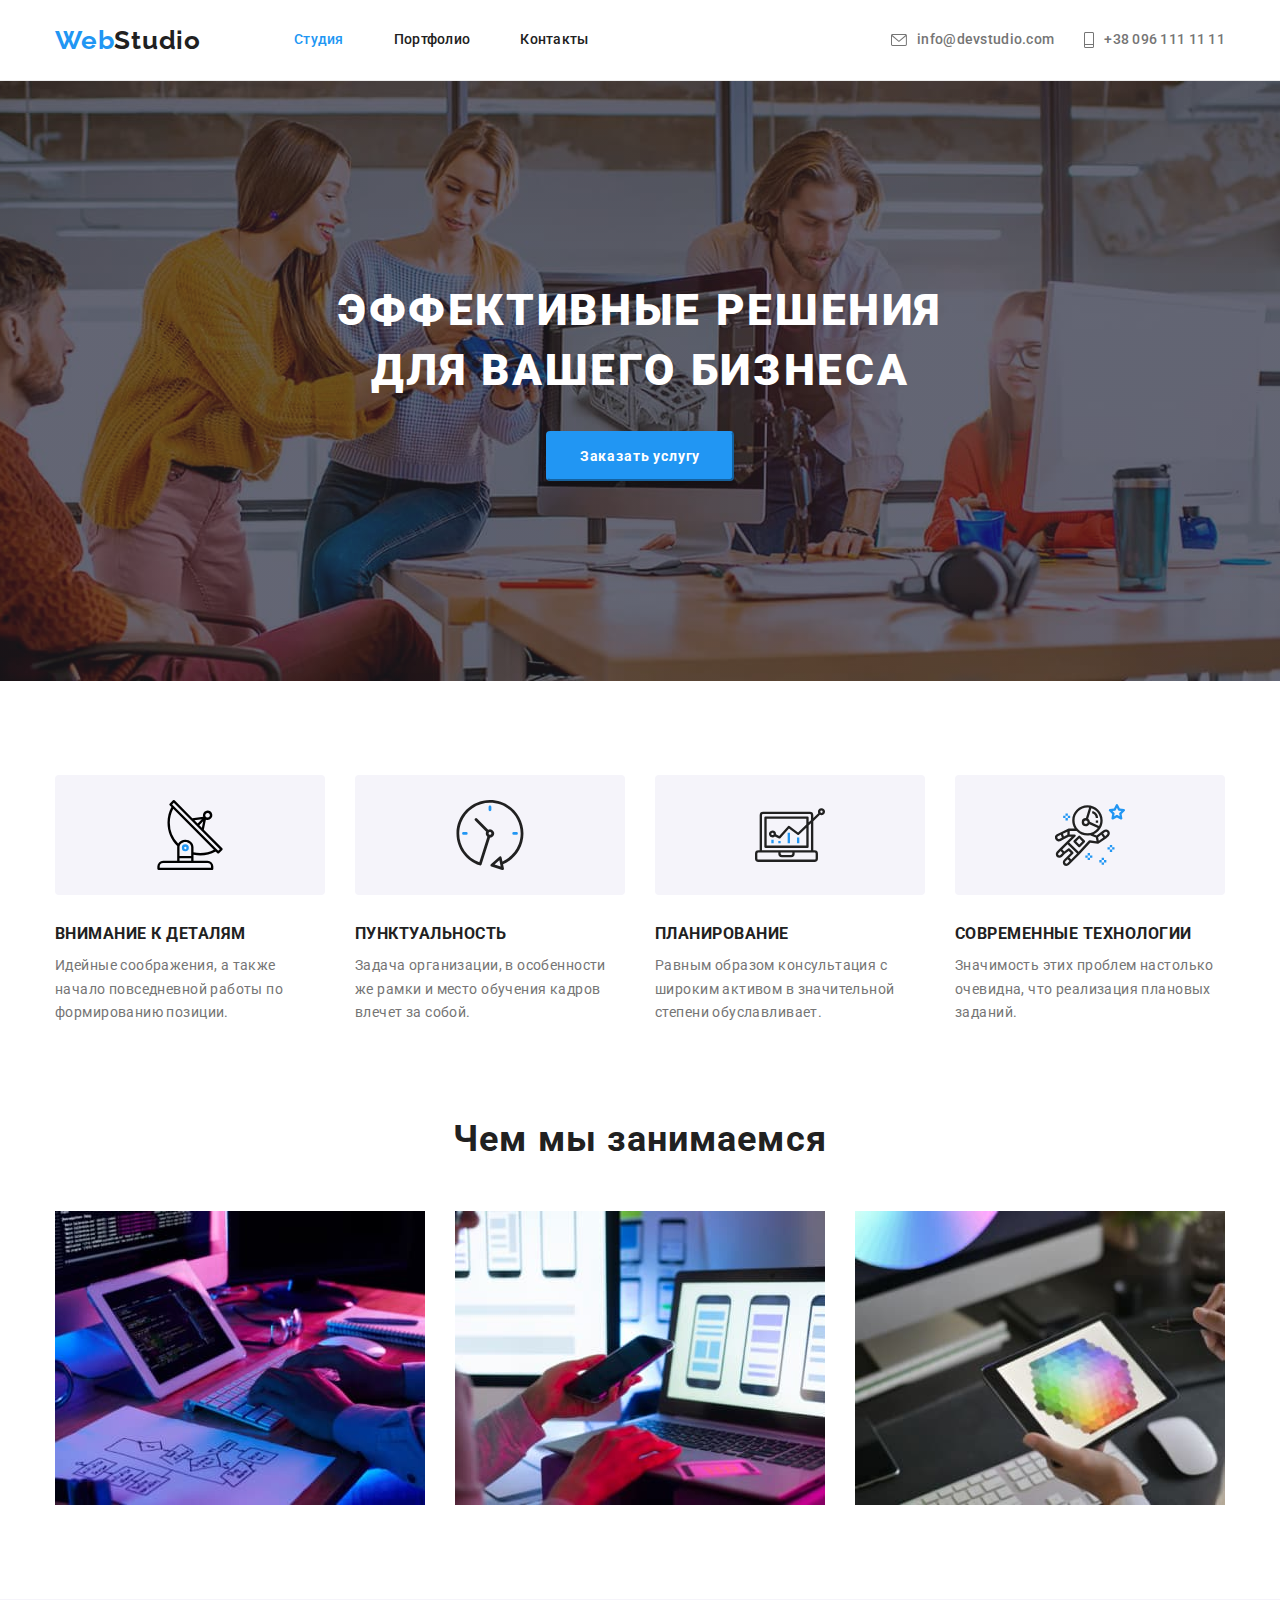
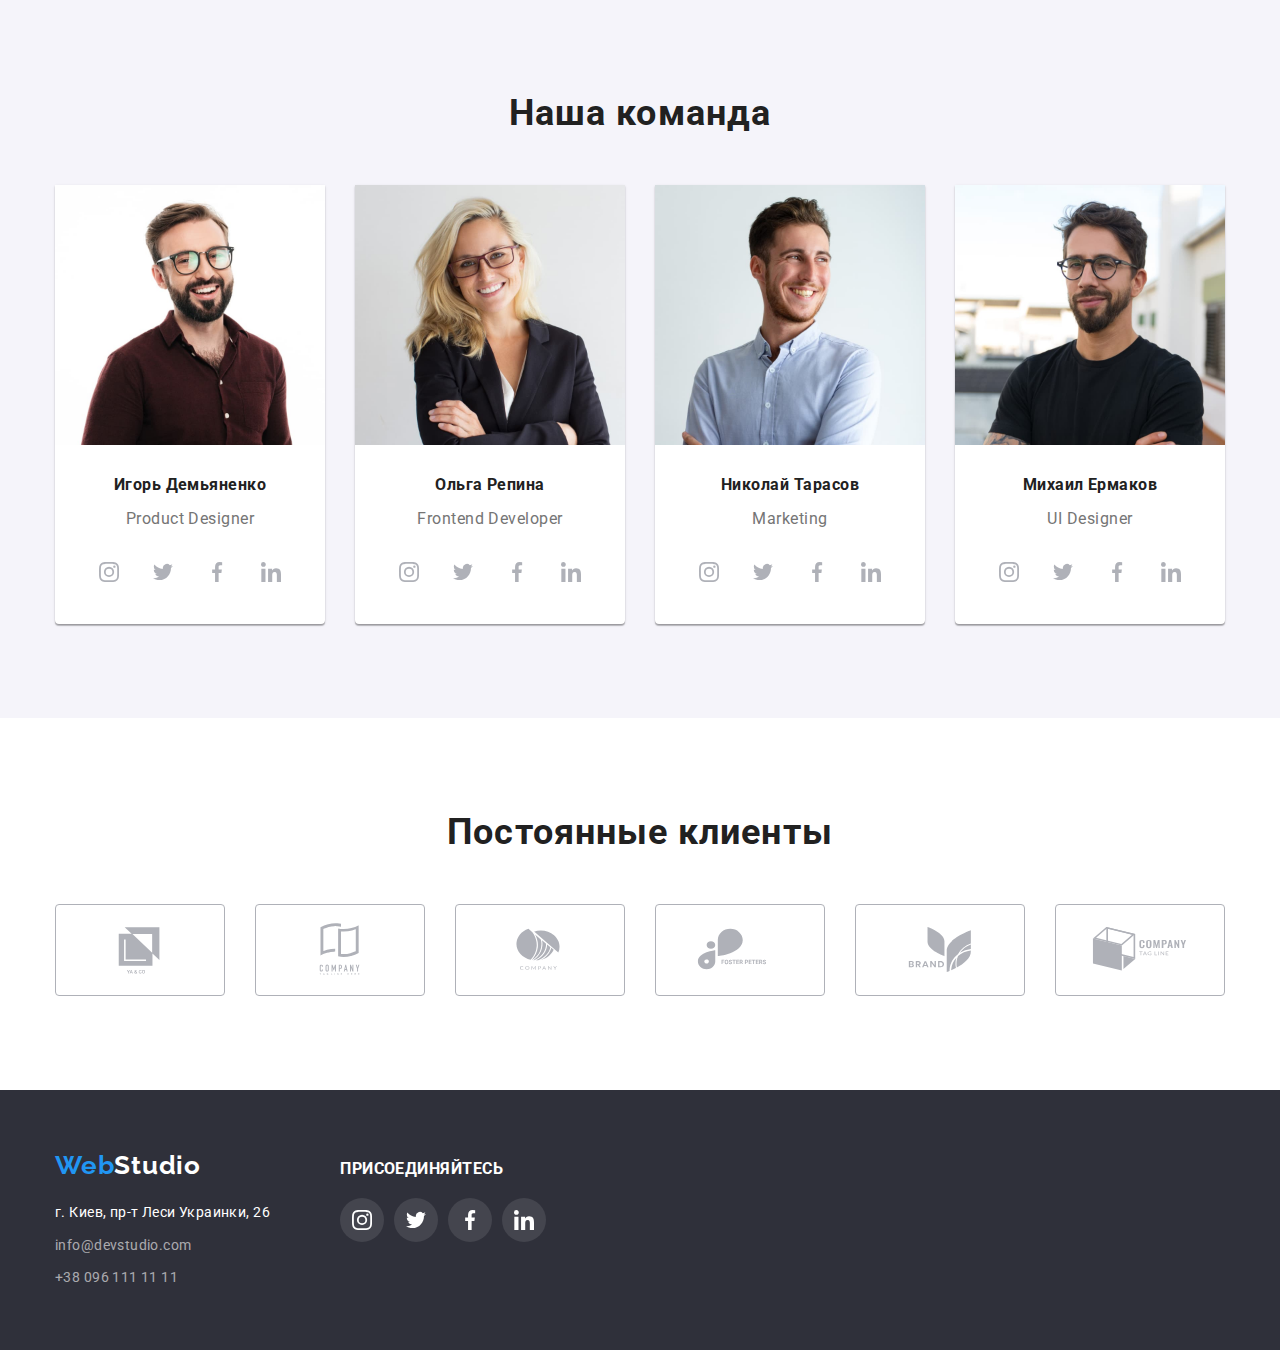
<file: index.html>
<!DOCTYPE html>
<html lang="ru">
  <head>
    <meta charset="UTF-8" />
    <meta http-equiv="X-UA-Compatible" content="IE=edge" />
    <meta name="viewport" content="width=device-width, initial-scale=1.0" />
    <title>Web Studio</title>
    <link rel="preconnect" href="https://fonts.googleapis.com" />
    <link rel="preconnect" href="https://fonts.gstatic.com" crossorigin />
    <link
      href="https://fonts.googleapis.com/css2?family=Raleway:wght@700&family=Roboto:wght@400;500;700;900&display=swap"
      rel="stylesheet"
    />
    <link
      rel="stylesheet"
      href="https://cdnjs.cloudflare.com/ajax/libs/modern-normalize/1.1.0/modern-normalize.css"
      integrity="sha512-Y0MM+V6ymRKN2zStTqzQ227DWhhp4Mzdo6gnlRnuaNCbc+YN/ZH0sBCLTM4M0oSy9c9VKiCvd4Jk44aCLrNS5Q=="
      crossorigin="anonymous"
      referrerpolicy="no-referrer"
    />
    <link rel="stylesheet" href="./css/styles.css" />
  </head>
  <body>
    <header class="header">
      <div class="container flex-container">
        <a href="/" class="logo second_half"
          ><span class="logo first_half">Web</span>Studio</a
        >
        <nav>
          <ul class="nav">
            <li class="nav-element">
              <a class="page_nav activev" href="./index.html">Студия</a>
            </li>
            <li class="nav-element">
              <a class="page_nav" href="./portfolio.html">Портфолио</a>
            </li>
            <li class="nav-element">
              <a class="page_nav" href="/">Контакты</a>
            </li>
          </ul>
        </nav>
        <ul class="adresses">
          <li class="adress-element">
            <a class="adress_link" href="mailto:info@devstudio.com">
              <svg class="adress-icon" width="16" height="12">
                <use href="./images/icons.svg#icon-envelope-icon"></use>
              </svg>
              info@devstudio.com</a
            >
            <!--змінити не можу, Prettier виправляє-->
          </li>
          <li class="adress-element">
            <a class="adress_link" href="tel:+380961111111"
              ><svg class="adress-icon" width="10" height="16">
                <use href="./images/icons.svg#icon-phone-icon"></use>
              </svg>
              +38 096 111 11 11</a
            >
          </li>
        </ul>
      </div>
    </header>
    <main>
      <section class="hero">
        <div class="container">
          <h1 class="page_header">
            Эффективные решения<br />для вашего бизнеса
          </h1>
          <button class="btn" type="button">Заказать услугу</button>
        </div>
      </section>
      <section class="section">
        <div class="container">
          <h2 class="section_header visually-hidden">Наши преимущества</h2>
          <ul class="advantages">
            <li class="pros-item">
              <div class="pros-icons">
                <svg class="pros-icon">
                  <use href="./images/icons.svg#icon-antenna-icon"></use>
                </svg>
              </div>
              <h3 class="intro-paragraf">Внимание к деталям</h3>
              <p class="intro-text">
                Идейные соображения, а также начало повседневной работы по
                формированию позиции.
              </p>
            </li>
            <li class="pros-item">
              <div class="pros-icons">
                <svg class="pros-icon">
                  <use href="./images/icons.svg#icon-clock-icon"></use>
                </svg>
              </div>
              <h3 class="intro-paragraf">Пунктуальность</h3>
              <p class="intro-text">
                Задача организации, в особенности же рамки и место обучения
                кадров влечет за собой.
              </p>
            </li>
            <li class="pros-item">
              <div class="pros-icons">
                <svg class="pros-icon">
                  <use href="./images/icons.svg#icon-diagram-icon"></use>
                </svg>
              </div>
              <h3 class="intro-paragraf">Планирование</h3>
              <p class="intro-text">
                Равным образом консультация с широким активом в значительной
                степени обуславливает.
              </p>
            </li>
            <li class="pros-item">
              <div class="pros-icons">
                <svg class="pros-icon">
                  <use href="./images/icons.svg#icon-astronaut-icon"></use>
                </svg>
              </div>
              <h3 class="intro-paragraf">Современные технологии</h3>
              <p class="intro-text">
                Значимость этих проблем настолько очевидна, что реализация
                плановых заданий.
              </p>
            </li>
          </ul>
        </div>
      </section>
      <section class="section picures-section">
        <div class="container">
          <h2 class="section_header pictures-header">Чем мы занимаемся</h2>
          <ul class="pictures-list">
            <li class="picture-item">
              <img
                class="picture"
                src="images/tech_1.jpg"
                alt="кодинг"
                width="370"
              />
            </li>
            <li class="picture-item">
              <img
                class="picture"
                src="images/tech_2.jpg"
                alt="розкладка контента"
                width="370"
              />
            </li>
            <li class="picture-item">
              <img
                class="picture"
                src="images/tech_3.jpg"
                alt="выбор цвета"
                width="370"
              />
            </li>
          </ul>
        </div>
      </section>
      <section class="section light-bg-section">
        <div class="container">
          <h2 class="section_header light-bg-header">Наша команда</h2>
          <ul class="crew_list">
            <li class="crew_el">
              <img
                class="image"
                src="images/crew_1.jpg"
                alt="Дизайнер продукта"
                width="270"
              />
              <div class="crew-text">
                <h3 class="crew_head">Игорь Демьяненко</h3>
                <p class="text" lang="en">Product Designer</p>
                <ul class="follow-crew-links">
                  <li class="follow-crew-el">
                    <a class="follow-crew-link" href="/">
                      <svg class="instagram-icon">
                        <use
                          href="./images/icons.svg#icon-instagram-icon"
                        ></use>
                      </svg>
                    </a>
                  </li>
                  <li class="follow-crew-el">
                    <a class="follow-crew-link" href="/">
                      <svg class="twitter-icon">
                        <use href="./images/icons.svg#icon-twitter-icon"></use>
                      </svg>
                    </a>
                  </li>
                  <li class="follow-crew-el">
                    <a class="follow-crew-link" href="/">
                      <svg class="facebook-icon">
                        <use href="./images/icons.svg#icon-facebook-icon"></use>
                      </svg>
                    </a>
                  </li>
                  <li class="follow-crew-el">
                    <a class="follow-crew-link" href="/">
                      <svg class="linkedin-icon">
                        <use href="./images/icons.svg#icon-linkedin-icon"></use>
                      </svg>
                    </a>
                  </li>
                </ul>
              </div>
            </li>
            <li class="crew_el">
              <img
                class="image"
                src="images/crew_2.jpg"
                alt="Розработчик фронт-енд"
                width="270"
              />
              <div class="crew-text">
                <h3 class="crew_head">Ольга Репина</h3>
                <p class="text" lang="en">Frontend Developer</p>
                <ul class="follow-crew-links">
                  <li class="follow-crew-el">
                    <a class="follow-crew-link" href="/">
                      <svg class="instagram-icon">
                        <use
                          href="./images/icons.svg#icon-instagram-icon"
                        ></use>
                      </svg>
                    </a>
                  </li>
                  <li class="follow-crew-el">
                    <a class="follow-crew-link" href="/">
                      <svg class="twitter-icon">
                        <use href="./images/icons.svg#icon-twitter-icon"></use>
                      </svg>
                    </a>
                  </li>
                  <li class="follow-crew-el">
                    <a class="follow-crew-link" href="/">
                      <svg class="facebook-icon">
                        <use href="./images/icons.svg#icon-facebook-icon"></use>
                      </svg>
                    </a>
                  </li>
                  <li class="follow-crew-el">
                    <a class="follow-crew-link" href="/">
                      <svg class="linkedin-icon">
                        <use href="./images/icons.svg#icon-linkedin-icon"></use>
                      </svg>
                    </a>
                  </li>
                </ul>
              </div>
            </li>
            <li class="crew_el">
              <img
                class="image"
                src="images/crew_3.jpg"
                alt="Глава маркетинга"
                width="270"
              />
              <div class="crew-text">
                <h3 class="crew_head">Николай Тарасов</h3>
                <p class="text" lang="en">Marketing</p>
                <ul class="follow-crew-links">
                  <li class="follow-crew-el">
                    <a class="follow-crew-link" href="/">
                      <svg class="instagram-icon">
                        <use
                          href="./images/icons.svg#icon-instagram-icon"
                        ></use>
                      </svg>
                    </a>
                  </li>
                  <li class="follow-crew-el">
                    <a class="follow-crew-link" href="/">
                      <svg class="twitter-icon">
                        <use href="./images/icons.svg#icon-twitter-icon"></use>
                      </svg>
                    </a>
                  </li>
                  <li class="follow-crew-el">
                    <a class="follow-crew-link" href="/">
                      <svg class="facebook-icon">
                        <use href="./images/icons.svg#icon-facebook-icon"></use>
                      </svg>
                    </a>
                  </li>
                  <li class="follow-crew-el">
                    <a class="follow-crew-link" href="/">
                      <svg class="linkedin-icon">
                        <use href="./images/icons.svg#icon-linkedin-icon"></use>
                      </svg>
                    </a>
                  </li>
                </ul>
              </div>
            </li>
            <li class="crew_el">
              <img
                class="image"
                src="images/crew_4.jpg"
                alt="Дизайнер"
                width="270"
              />
              <div class="crew-text">
                <h3 class="crew_head">Михаил Ермаков</h3>
                <p class="text" lang="en">UI Designer</p>
                <ul class="follow-crew-links">
                  <li class="follow-crew-el">
                    <a class="follow-crew-link" href="/">
                      <svg class="instagram-icon">
                        <use
                          href="./images/icons.svg#icon-instagram-icon"
                        ></use>
                      </svg>
                    </a>
                  </li>
                  <li class="follow-crew-el">
                    <a class="follow-crew-link" href="/">
                      <svg class="twitter-icon">
                        <use href="./images/icons.svg#icon-twitter-icon"></use>
                      </svg>
                    </a>
                  </li>
                  <li class="follow-crew-el">
                    <a class="follow-crew-link" href="/">
                      <svg class="facebook-icon">
                        <use href="./images/icons.svg#icon-facebook-icon"></use>
                      </svg>
                    </a>
                  </li>
                  <li class="follow-crew-el">
                    <a class="follow-crew-link" href="/">
                      <svg class="linkedin-icon">
                        <use href="./images/icons.svg#icon-linkedin-icon"></use>
                      </svg>
                    </a>
                  </li>
                </ul>
              </div>
            </li>
          </ul>
        </div>
      </section>
      <section class="section">
        <div class="container">
          <h2 class="section_header clients-header">Постоянные клиенты</h2>
          <ul class="clients-list">
            <li class="clients-list-el">
              <a class="client-link" href="/">
                <svg class="logo-icon">
                  <use href="./images/icons.svg#icon-logo1-icon"></use>
                </svg>
              </a>
            </li>
            <li class="clients-list-el">
              <a class="client-link" href="/">
                <svg class="logo-icon">
                  <use href="./images/icons.svg#icon-logo2-icon"></use>
                </svg>
              </a>
            </li>
            <li class="clients-list-el">
              <a class="client-link" href="/">
                <svg class="logo-icon">
                  <use href="./images/icons.svg#icon-logo3-icon"></use>
                </svg>
              </a>
            </li>
            <li class="clients-list-el">
              <a class="client-link" href="/">
                <svg class="logo-icon">
                  <use href="./images/icons.svg#icon-logo4-icon"></use>
                </svg>
              </a>
            </li>
            <li class="clients-list-el">
              <a class="client-link" href="/">
                <svg class="logo-icon">
                  <use href="./images/icons.svg#icon-logo5-icon"></use>
                </svg>
              </a>
            </li>
            <li class="clients-list-el">
              <a class="client-link" href="/">
                <svg class="logo-icon">
                  <use href="./images/icons.svg#icon-logo6-icon"></use>
                </svg>
              </a>
            </li>
          </ul>
        </div>
      </section>
    </main>
    <footer class="footer">
      <div class="container footer-container">
        <div class="adresses-section">
          <a href="/" class="logo second_half_footer"
            ><span class="logo first_half">Web</span>Studio</a
          >
          <address>
            <ul class="footer-list">
              <li class="footer-el">
                <a
                  class="adress_link adress_location"
                  href="https://goo.gl/maps/9vUaXhKTsJwgG6u79"
                  target="_blank"
                  >г. Киев, пр-т Леси Украинки, 26</a
                >
              </li>
              <li class="footer-el">
                <a class="adress_link_footer" href="mailto:info@devstudio.com"
                  >info@devstudio.com</a
                >
              </li>
              <li class="footer-el">
                <a class="adress_link_footer" href="tel:+380961111111"
                  >+38 096 111 11 11</a
                >
              </li>
            </ul>
          </address>
        </div>
        <div class="follow-us">
          <h3 class="intro-paragraf follow-us-paragraf">присоединяйтесь</h3>
          <ul class="follow-us-links">
            <li class="follow-us-el">
              <a class="follow-us-link" href="/">
                <svg class="instagram-icon">
                  <use href="./images/icons.svg#icon-instagram-icon"></use>
                </svg>
              </a>
            </li>
            <li class="follow-us-el">
              <a class="follow-us-link" href="/">
                <svg class="twitter-icon">
                  <use href="./images/icons.svg#icon-twitter-icon"></use>
                </svg>
              </a>
            </li>
            <li class="follow-us-el">
              <a class="follow-us-link" href="/">
                <svg class="facebook-icon">
                  <use href="./images/icons.svg#icon-facebook-icon"></use>
                </svg>
              </a>
            </li>
            <li class="follow-us-el">
              <a class="follow-us-link" href="/">
                <svg class="linkedin-icon">
                  <use href="./images/icons.svg#icon-linkedin-icon"></use>
                </svg>
              </a>
            </li>
          </ul>
        </div>
      </div>
    </footer>
  </body>
</html>
</file>
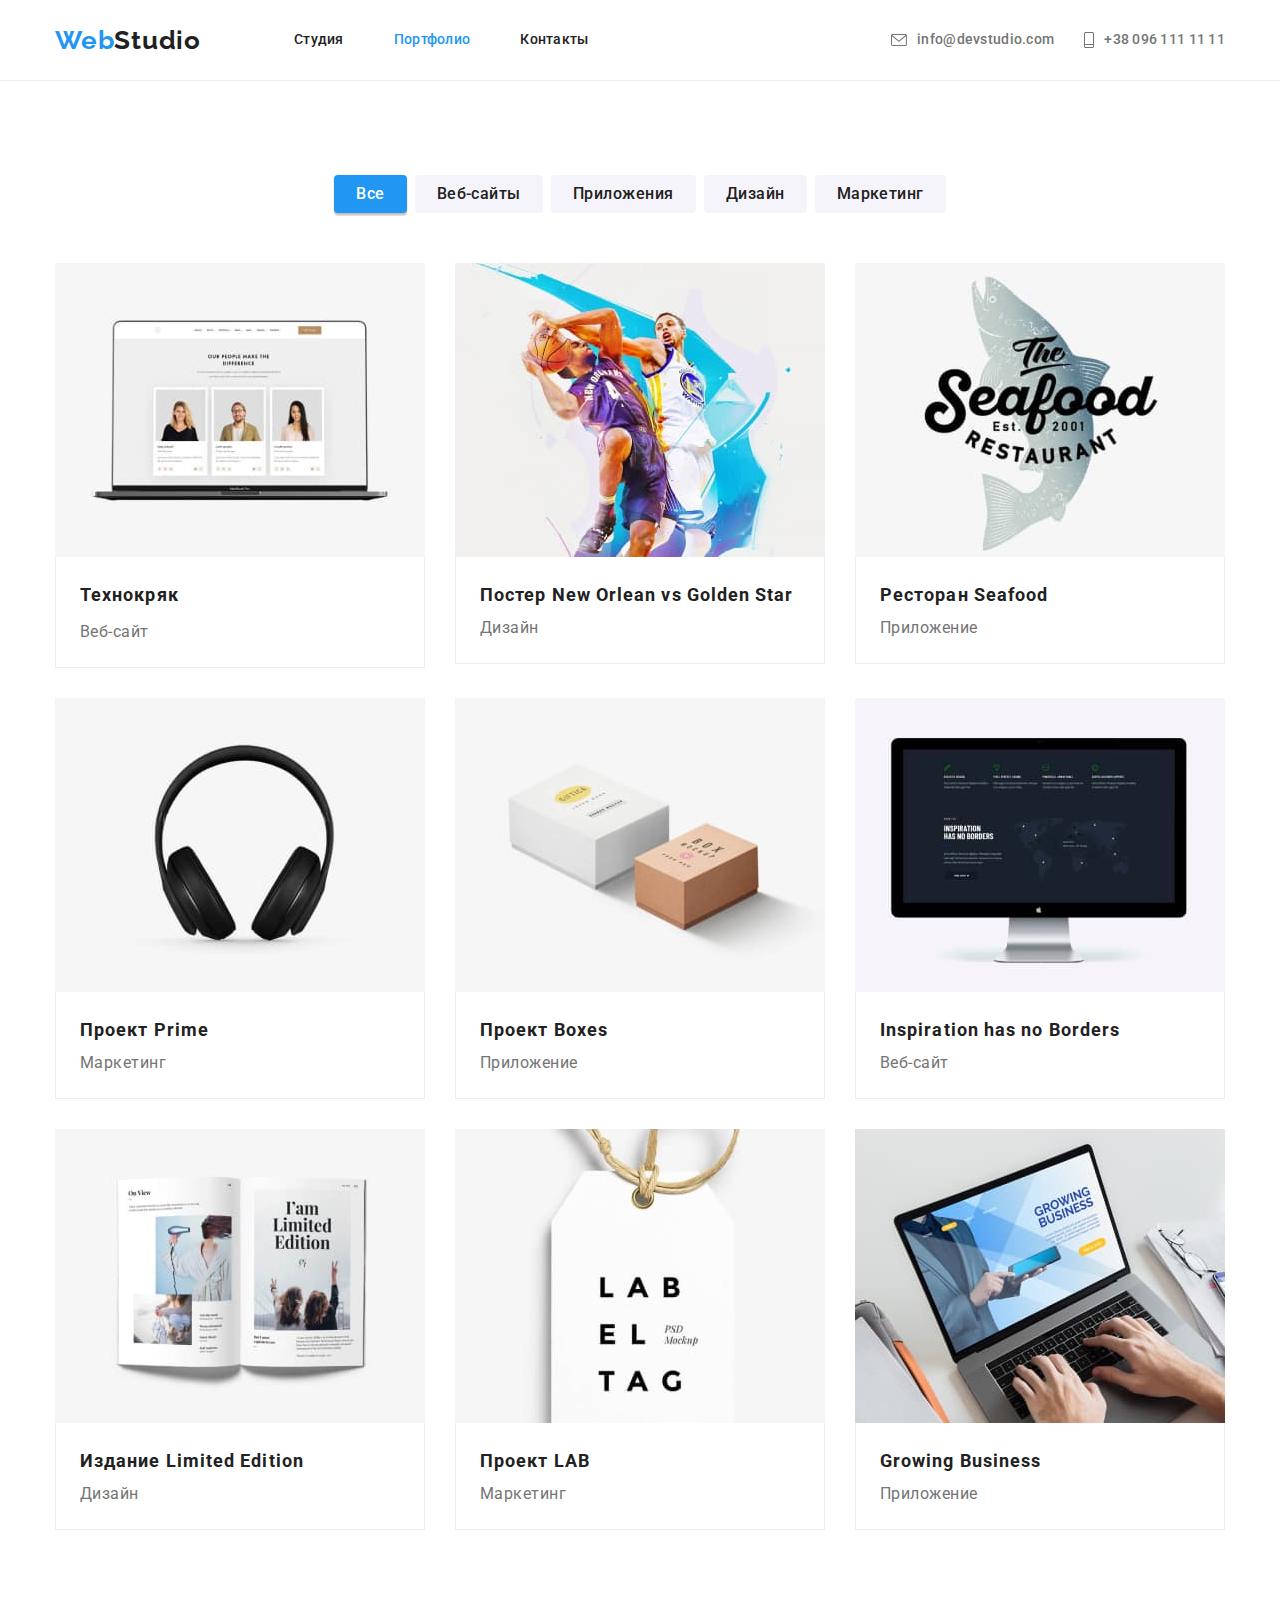
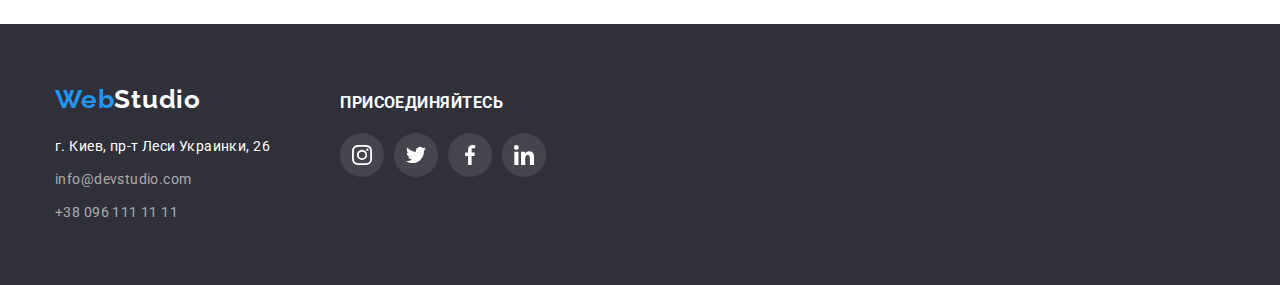
<file: portfolio.html>
<!DOCTYPE html>
<html lang="ru">
  <head>
    <meta charset="UTF-8" />
    <meta http-equiv="X-UA-Compatible" content="IE=edge" />
    <meta name="viewport" content="width=device-width, initial-scale=1.0" />
    <title>Web Studio</title>
    <link rel="preconnect" href="https://fonts.googleapis.com" />
    <link rel="preconnect" href="https://fonts.gstatic.com" crossorigin />
    <link
      href="https://fonts.googleapis.com/css2?family=Raleway:wght@700&family=Roboto:wght@400;500;700;900&display=swap"
      rel="stylesheet"
    />
    <link
      rel="stylesheet"
      href="https://cdnjs.cloudflare.com/ajax/libs/modern-normalize/1.1.0/modern-normalize.css"
      integrity="sha512-Y0MM+V6ymRKN2zStTqzQ227DWhhp4Mzdo6gnlRnuaNCbc+YN/ZH0sBCLTM4M0oSy9c9VKiCvd4Jk44aCLrNS5Q=="
      crossorigin="anonymous"
      referrerpolicy="no-referrer"
    />
    <link rel="stylesheet" href="./css/styles.css" />
  </head>
  <body>
    <header class="header">
      <div class="container flex-container">
        <a href="/" class="logo second_half"
          ><span class="logo first_half">Web</span>Studio</a
        >
        <nav>
          <ul class="nav">
            <li class="nav-element">
              <a class="page_nav" href="./index.html">Студия</a>
            </li>
            <li class="nav-element">
              <a class="page_nav activev" href="./portfolio.html">Портфолио</a>
            </li>
            <li class="nav-element">
              <a class="page_nav" href="/">Контакты</a>
            </li>
          </ul>
        </nav>
        <ul class="adresses">
          <li class="adress-element">
            <a class="adress_link" href="mailto:info@devstudio.com">
              <svg class="adress-icon" width="16" height="12">
                <use href="./images/icons.svg#icon-envelope-icon"></use>
              </svg>
              info@devstudio.com</a
            >
            <!--змінити не можу, Prettier виправляє-->
          </li>
          <li class="adress-element">
            <a class="adress_link" href="tel:+380961111111"
              ><svg class="adress-icon" width="10" height="16">
                <use href="./images/icons.svg#icon-phone-icon"></use>
              </svg>
              +38 096 111 11 11</a
            >
          </li>
        </ul>
      </div>
    </header>
    <main>
      <section class="section">
        <div class="container">
          <h1 class="section_header visually-hidden">Портфолио</h1>
          <ul class="portf-filter">
            <li class="filter-el">
              <button class="filter_btn defoult-btn" type="button">Все</button>
            </li>
            <li class="filter-el">
              <button class="filter_btn" type="button">Веб-сайты</button>
            </li>
            <li class="filter-el">
              <button class="filter_btn" type="button">Приложения</button>
            </li>
            <li class="filter-el">
              <button class="filter_btn" type="button">Дизайн</button>
            </li>
            <li class="filter-el">
              <button class="filter_btn" type="button">Маркетинг</button>
            </li>
          </ul>
          <ul class="examples">
            <li class="example-el">
              <a href="/" target="_blank" class="blank_link"
                ><img
                  class="image"
                  src="images/proj-1.jpg"
                  alt="Открыть веб-сайт на ноутбуке"
                  width="370"
                />
                <div class="example-text">
                  <h2 class="paragraf_head example-head">Технокряк</h2>
                  <p class="text">Веб-сайт</p>
                </div></a
              >
            </li>
            <li class="example-el">
              <a href="/" target="_blank" class="blank_link"
                ><img
                  class="image"
                  src="images/proj-2.jpg"
                  alt="Баскетболисты борются за мяч"
                  width="370"
                />
                <div class="example-text">
                  <h2 class="paragraf_head">
                    Постер <span lang="en">New Orlean vs Golden Star</span>
                  </h2>
                  <p class="text">Дизайн</p>
                </div></a
              >
            </li>
            <li class="example-el">
              <a href="/" target="_blank" class="blank_link"
                ><img
                  class="image"
                  src="images/proj-3.jpg"
                  alt="Стильный логотип"
                  width="370"
                />
                <div class="example-text">
                  <h2 class="paragraf_head">
                    Ресторан <span lang="en">Seafood</span>
                  </h2>
                  <p class="text">Приложение</p>
                </div></a
              >
            </li>
            <li class="example-el">
              <a href="/" target="_blank" class="blank_link"
                ><img
                  class="image"
                  src="images/proj-4.jpg"
                  alt="Наушники"
                  width="370"
                />
                <div class="example-text">
                  <h2 class="paragraf_head">
                    Проект <span lang="en">Prime</span>
                  </h2>
                  <p class="text">Маркетинг</p>
                </div></a
              >
            </li>
            <li class="example-el">
              <a href="/" target="_blank" class="blank_link"
                ><img
                  class="image"
                  src="images/proj-5.jpg"
                  alt="Аккуратные коробки"
                  width="370"
                />
                <div class="example-text">
                  <h2 class="paragraf_head">
                    Проект <span lang="en">Boxes</span>
                  </h2>
                  <p class="text">Приложение</p>
                </div></a
              >
            </li>
            <li class="example-el">
              <a href="/" target="_blank" class="blank_link"
                ><img
                  class="image"
                  src="images/proj-6.jpg"
                  alt="Открытый сайт на экране компьютера"
                  width="370"
                />
                <div class="example-text">
                  <h2 class="paragraf_head" lang="en">
                    Inspiration has no Borders
                  </h2>
                  <p class="text">Веб-сайт</p>
                </div></a
              >
            </li>
            <li class="example-el">
              <a href="/" target="_blank" class="blank_link"
                ><img
                  class="image"
                  src="images/proj-7.jpg"
                  alt="Открытый журнал"
                  width="370"
                />
                <div class="example-text">
                  <h2 class="paragraf_head">
                    Издание <span lang="en">Limited Edition</span>
                  </h2>
                  <p class="text">Дизайн</p>
                </div></a
              >
            </li>
            <li class="example-el">
              <a href="/" target="_blank" class="blank_link"
                ><img
                  class="image"
                  src="images/proj-8.jpg"
                  alt="Стильный логотип"
                  width="370"
                />
                <div class="example-text">
                  <h2 class="paragraf_head">
                    Проект <span lang="en">LAB</span>
                  </h2>
                  <p class="text">Маркетинг</p>
                </div></a
              >
            </li>
            <li class="example-el">
              <a href="/" target="_blank" class="blank_link"
                ><img
                  class="image"
                  src="images/proj-9.jpg"
                  alt="Работа за ноутом"
                  width="370"
                />
                <div class="example-text">
                  <h2 class="paragraf_head" lang="en">Growing Business</h2>
                  <p class="text">Приложение</p>
                </div></a
              >
            </li>
          </ul>
        </div>
      </section>
    </main>
    <footer class="footer">
      <div class="container footer-container">
        <div class="adresses-section">
          <a href="/" class="logo second_half_footer"
            ><span class="logo first_half">Web</span>Studio</a
          >
          <address>
            <ul class="footer-list">
              <li class="footer-el">
                <a
                  class="adress_link adress_location"
                  href="https://goo.gl/maps/9vUaXhKTsJwgG6u79"
                  target="_blank"
                  >г. Киев, пр-т Леси Украинки, 26</a
                >
              </li>
              <li class="footer-el">
                <a class="adress_link_footer" href="mailto:info@devstudio.com"
                  >info@devstudio.com</a
                >
              </li>
              <li class="footer-el">
                <a class="adress_link_footer" href="tel:+380961111111"
                  >+38 096 111 11 11</a
                >
              </li>
            </ul>
          </address>
        </div>
        <div class="follow-us">
          <h3 class="intro-paragraf follow-us-paragraf">присоединяйтесь</h3>
          <ul class="follow-us-links">
            <li class="follow-us-el">
              <a class="follow-us-link" href="/">
                <svg class="instagram-icon">
                  <use href="./images/icons.svg#icon-instagram-icon"></use>
                </svg>
              </a>
            </li>
            <li class="follow-us-el">
              <a class="follow-us-link" href="/">
                <svg class="twitter-icon">
                  <use href="./images/icons.svg#icon-twitter-icon"></use>
                </svg>
              </a>
            </li>
            <li class="follow-us-el">
              <a class="follow-us-link" href="/">
                <svg class="facebook-icon">
                  <use href="./images/icons.svg#icon-facebook-icon"></use>
                </svg>
              </a>
            </li>
            <li class="follow-us-el">
              <a class="follow-us-link" href="/">
                <svg class="linkedin-icon">
                  <use href="./images/icons.svg#icon-linkedin-icon"></use>
                </svg>
              </a>
            </li>
          </ul>
        </div>
      </div>
    </footer>
  </body>
</html>
</file>
<file: css/styles.css>
:root {
  --headers-color: #212121;
  --accent-color: #2196f3;
  --main-text-color: #757575;
  --bg-color: #ffffff;
  --dark-bg-color: #2f303a;
  --light-bg-color: #f5f4fa;
}

p,
h1,
h2,
h3,
h4,
h5 {
  margin: 0;
}

body {
  margin: 0;
  font-family: "Roboto", sans-serif;
  background-color: var(--bg-color);
  font-size: 14px;
  color: var(--main-text-color);
}

ul {
  margin: 0;
  padding: 0;
  list-style-type: none;
}

.flex-container {
  display: flex;
  align-items: center;
}

.container {
  width: 1200px;
  padding-left: 15px;
  padding-right: 15px;
  margin: 0 auto;
  /*outline: 2px solid tomato;*/
}
.nav {
  display: flex;
}

.nav .nav-element + .nav-element {
  margin-left: 50px;
}

.adress-element + .adress-element {
  margin-left: 30px;
}

.logo {
  font-family: "Raleway", sans-serif;
  font-weight: 700;
  font-size: 26px;
  text-decoration: none;
  line-height: 1.19;
  letter-spacing: 0.03em;
}

.second_half {
  margin-right: 93px;
  color: var(--headers-color);
}

.second_half_footer {
  display: block;
  margin-bottom: 20px;
  color: var(--bg-color);
}

.page_nav,
.portf {
  font-weight: 500;
  line-height: 1.14;
  letter-spacing: 0.02em;
  color: var(--headers-color);
  text-decoration: none;
}

.page_nav,
.adress_link {
  display: block;
  padding-top: 32px;
  padding-bottom: 32px;
}

.first_half,
.activev {
  color: var(--accent-color);
}

.adresses {
  display: flex;
  justify-content: center;
  margin-left: auto;
}

.adress_link {
  display: flex;
  align-items: center;
  font-weight: 500;
  line-height: 1.14;
  letter-spacing: 0.02em;
  font-style: normal;
  color: var(--main-text-color);
  text-decoration: none;
  text-align: center;
}

.adress-icon {
  margin-right: 10px;
  fill: currentColor;
  float: left;
}

.page_nav:hover,
.adress_link:hover,
.page_nav:focus,
.adress_link:focus,
.adress_link_footer:focus,
.adress_link_footer:hover {
  color: var(--accent-color);
}

.header {
  border-bottom: 1px solid #ececec;
}

.hero {
  max-width: 1600px;
  max-height: 600px;
  padding-top: 200px;
  padding-bottom: 200px;
  margin-left: auto;
  margin-right: auto;
  background-color: var(--dark-bg-color);
  text-align: center;
  font-family: var(--text-font-family);
  background-image: linear-gradient(
      rgba(47, 48, 58, 0.4),
      rgba(47, 48, 58, 0.4)
    ),
    url(../images/hero-background.jpg);
  background-position: center;
  background-repeat: no-repeat;
  background-size: cover;
}

.page_header {
  font-weight: 900;
  font-size: 44px;
  color: var(--bg-color);
  line-height: 1.36;
  letter-spacing: 0.06em;
  text-transform: uppercase;
  margin: 0;
  margin-bottom: 30px;
}

.btn {
  padding-top: 10px;
  padding-bottom: 10px;
  padding-left: 32px;
  padding-right: 32px;
  font-family: "Roboto", sans-serif;
  font-weight: 700;
  background-color: var(--accent-color);
  color: var(--bg-color);
  cursor: pointer;
  line-height: 1.875;
  letter-spacing: 0.06em;
  border-color: var(--accent-color);
  box-shadow: 0px 4px 4px rgba(0, 0, 0, 0.15);
  border-radius: 4px;
}

.pictures-list,
.crew_list,
.advantages,
.examples,
.portf-filter,
.follow-crew-links,
.client-link,
.clients-list {
  display: flex;
  justify-content: center;
}

.section {
  padding-top: 94px;
  padding-bottom: 94px;
}

.picture,
.image {
  display: block;
  max-width: 100%;
  height: auto;
}

.pros-item {
  max-width: 270px;
}

.pros-icons {
  display: flex;
  justify-content: center;
  align-items: center;
  height: 120px;
  background-color: var(--light-bg-color);
  border-radius: 4px;
  margin-bottom: 30px;
}
.pros-icon {
  width: 70px;
  height: 70px;
  align-items: center;
}
.pros-item + .pros-item,
.picture-item + .picture-item,
.crew_el:not(:first-child),
.clients-list-el + .clients-list-el {
  margin-left: 30px;
}

.section_header {
  font-weight: 700;
  font-size: 36px;
  text-align: center;
  color: var(--headers-color);
  line-height: 1.16;
  letter-spacing: 0.03em;
}

.paragraf_head {
  font-weight: 700;
  font-size: 18px;
  line-height: 2;
  letter-spacing: 0.06em;
  color: var(--headers-color);
}

.blank_link {
  text-decoration: none;
}

.intro-paragraf {
  margin-bottom: 10px;
  font-weight: 700;
  line-height: 1.14;
  letter-spacing: 0.03em;
  color: var(--headers-color);
  text-transform: uppercase;
}
.intro-text {
  line-height: 1.71;
  letter-spacing: 0.03em;
}
.text {
  font-size: 16px;
  line-height: 1.875;
  letter-spacing: 0.03em;
  color: var(--main-text-color);
}

.picures-section {
  padding-top: 0;
}

.pictures-header,
.light-bg-header,
.clients-header {
  margin-bottom: 50px;
}
.crew_head {
  margin-bottom: 10px;
  font-weight: 700;
  font-size: 16px;
  line-height: 1.1875;
  letter-spacing: 0.03em;
  color: var(--headers-color);
}

.light-bg-section {
  background-color: var(--light-bg-color);
}

.follow-crew-links {
  margin-top: 16px;
}

.follow-crew-el {
  width: 44px;
  height: 44px;
}

.follow-crew-link {
  display: flex;
  align-items: center;
  justify-content: center;
  width: 100%;
  height: 100%;
  border-radius: 50%;
  background-color: var(--bg-color);
  color: #afb1b8;
}

.follow-crew-link:hover,
.follow-crew-link:focus {
  background-color: var(--accent-color);
  color: var(--bg-color);
}

.crew_el {
  text-align: center;
  background-color: var(--bg-color);
  box-shadow: 0px 1px 3px rgba(0, 0, 0, 0.12), 0px 1px 1px rgba(0, 0, 0, 0.14),
    0px 2px 1px rgba(0, 0, 0, 0.2);
  border-radius: 0px 0px 4px 4px;
}

.crew-text {
  padding-top: 30px;
  padding-bottom: 30px;
}

.client-link {
  align-items: center;
  width: 100%;
  height: 100%;
  border: 1px solid #afb1b8;
  border-radius: 4px;
  color: #afb1b8;
}

.client-link:hover,
.client-link:focus {
  border-color: var(--accent-color);
  color: var(--accent-color);
}

.clients-list-el {
  width: 170px;
  height: 92px;
}

.logo-icon {
  width: 106px;
  height: 60px;
  fill: currentColor;
}

.portf-filter {
  margin-bottom: 50px;
}

.filter_btn {
  padding: 6px 22px 6px 22px;
  font-family: "Roboto", sans-serif;
  font-weight: 500;
  font-size: 16px;
  line-height: 1.625;
  letter-spacing: 0.03em;
  color: var(--headers-color);
  background-color: #f5f4fa;
  cursor: pointer;
  border: none;
  border-radius: 4px;
}

.filter-el:nth-child(n + 2) {
  margin-left: 8px;
}

.defoult-btn,
.filter_btn:hover,
.filter_btn:focus {
  color: var(--bg-color);
  background-color: var(--accent-color);
  box-shadow: 0px 3px 1px rgba(0, 0, 0, 0.1), 0px 1px 2px rgba(0, 0, 0, 0.08),
    0px 2px 2px rgba(0, 0, 0, 0.12);
}

.examples {
  flex-wrap: wrap;
}

.example-el {
  box-sizing: border-box;
  margin-bottom: 30px;
  margin-left: 30px;
}

.example-el:nth-child(3n + 1) {
  margin-left: 0;
}

.example-el:nth-last-child(-n + 3) {
  margin-bottom: 0;
}

.blank_link {
  display: block;
}

.blank_link:hover,
.blank_link:focus {
  box-shadow: 0px 1px 1px rgba(0, 0, 0, 0.12), 0px 4px 4px rgba(0, 0, 0, 0.06),
    1px 4px 6px rgba(0, 0, 0, 0.16);
}
.example-text {
  padding: 20px 24px;
  border-bottom: 1px solid #eeeeee;
  border-left: 1px solid #eeeeee;
  border-right: 1px solid #eeeeee;
}

.example-head {
  margin-bottom: 4px;
}

.footer {
  padding-top: 60px;
  padding-bottom: 60px;
  background-color: var(--dark-bg-color);
}

.footer-container {
  display: flex;
  align-items: baseline;
}

.adresses-section {
  margin-right: 70px;
}

.footer-el + .footer-el {
  margin-top: 9px;
}

.adress_location {
  display: inline-block;
  padding: 0;
  color: var(--bg-color);
  font-weight: 400;
  line-height: 1.71;
  letter-spacing: 0.03em;
}
.adress_link_footer {
  font-weight: 400;
  font-style: normal;
  line-height: 1.71;
  letter-spacing: 0.03em;
  text-decoration: none;
  color: rgba(255, 255, 255, 0.6);
}

.follow-us-paragraf {
  color: #ffffff;
  margin-bottom: 20px;
}

.follow-us-links,
.follow-crew-links {
  display: flex;
}

.follow-us-el:not(:last-child),
.follow-crew-el:not(:last-child) {
  margin-right: 10px;
}

.instagram-icon,
.twitter-icon,
.facebook-icon,
.linkedin-icon {
  width: 20px;
  height: 20px;
  fill: currentColor;
}

.follow-us-el {
  width: 44px;
  height: 44px;
}

.follow-us-link {
  display: flex;
  align-items: center;
  justify-content: center;
  width: 100%;
  height: 100%;
  border-radius: 50%;
  color: var(--bg-color);
  background: rgba(255, 255, 255, 0.1);
}
.follow-us-link:hover,
.follow-us-link:focus {
  background-color: var(--accent-color);
}
.visually-hidden {
  border: 0;
  clip: rect(0 0 0 0);
  height: auto;
  margin: 0;
  overflow: hidden;
  padding: 0;
  position: absolute;
  width: 1px;
  white-space: nowrap;
}
</file>
